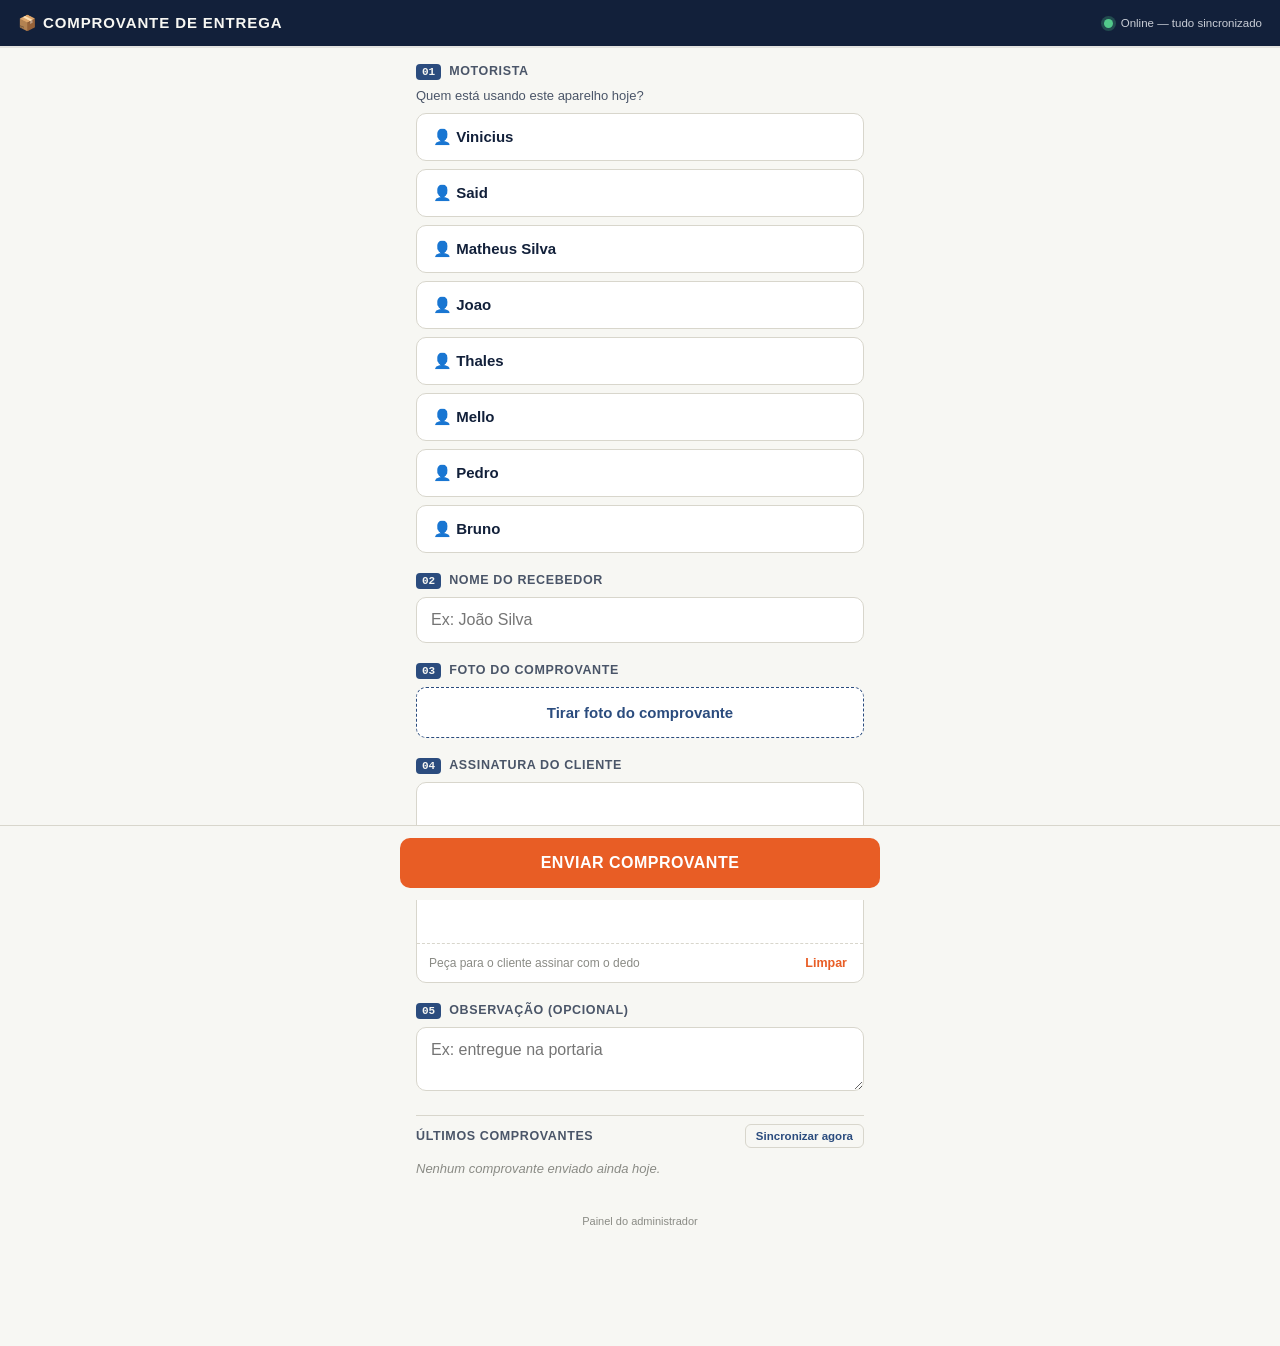
<file: index.html>
<!DOCTYPE html>
<html lang="pt-BR">
<head>
<meta charset="UTF-8">
<meta name="viewport" content="width=device-width, initial-scale=1, maximum-scale=1, viewport-fit=cover">
<meta name="theme-color" content="#12203A">
<title>Comprovante de Entrega</title>
<link rel="manifest" href="./manifest.json">
<link rel="apple-touch-icon" href="./icons/icon-192.png">
<meta name="apple-mobile-web-app-capable" content="yes">
<meta name="apple-mobile-web-app-status-bar-style" content="black-translucent">
<link rel="stylesheet" href="./styles.css">
</head>
<body>

<header class="topo">
  <h1>📦 Comprovante de Entrega</h1>
  <div class="status-wrap">
    <span id="statusDot" class="dot dot-offline"></span>
    <span id="statusTexto">Carregando…</span>
    <span id="badgePendentes" class="badge hidden">0</span>
  </div>
</header>

<main>
  <div id="aviso" class="aviso hidden"></div>

  <form id="formEntrega">
    <div class="campo">
      <div class="eyebrow"><span class="num">01</span><label>Motorista</label></div>

      <div id="motoristaAtual" class="motorista-atual hidden">
        <span id="motoristaAtualNome"></span>
        <button type="button" id="trocarMotorista">Trocar</button>
      </div>

      <div id="motoristaEscolha" class="motorista-escolha">
        <p class="motorista-escolha-texto">Quem está usando este aparelho hoje?</p>
        <div id="listaMotoristas" class="lista-motoristas"></div>
      </div>
    </div>

    <div class="campo">
      <div class="eyebrow"><span class="num">02</span><label for="recebedor">Nome do recebedor</label></div>
      <input type="text" id="recebedor" placeholder="Ex: João Silva" autocomplete="name" autocapitalize="words" required>
    </div>

    <div class="campo">
      <div class="eyebrow"><span class="num">03</span><label>Foto do comprovante</label></div>
      <input type="file" id="fotoInput" accept="image/*" capture="environment" class="hidden">
      <label for="fotoInput" class="btn-foto"><span id="fotoRotulo">Tirar foto do comprovante</span></label>
      <img id="fotoPreview" class="hidden" alt="Prévia da foto">
    </div>

    <div class="campo">
      <div class="eyebrow"><span class="num">04</span><label>Assinatura do cliente</label></div>
      <div class="assinatura-caixa">
        <canvas id="assinatura"></canvas>
        <div class="assinatura-rodape">
          <span>Peça para o cliente assinar com o dedo</span>
          <button type="button" id="limparAssinatura">Limpar</button>
        </div>
      </div>
    </div>

    <div class="campo">
      <div class="eyebrow"><span class="num">05</span><label for="observacao">Observação (opcional)</label></div>
      <textarea id="observacao" placeholder="Ex: entregue na portaria"></textarea>
    </div>
  </form>

  <div class="secao-historico">
    <div class="secao-historico-topo">
      <h2>Últimos comprovantes</h2>
      <button type="button" id="btnSincronizar">Sincronizar agora</button>
    </div>
    <div id="listaHistorico"></div>
  </div>

  <footer class="rodape-discreto">
    <a href="./admin.html" target="_blank" rel="noopener">Painel do administrador</a>
  </footer>
</main>

<div class="barra-envio">
  <button type="submit" form="formEntrega" class="btn-enviar">Enviar comprovante</button>
</div>

<script src="./config.js"></script>
<script src="./app.js"></script>
</body>
</html>
</file>
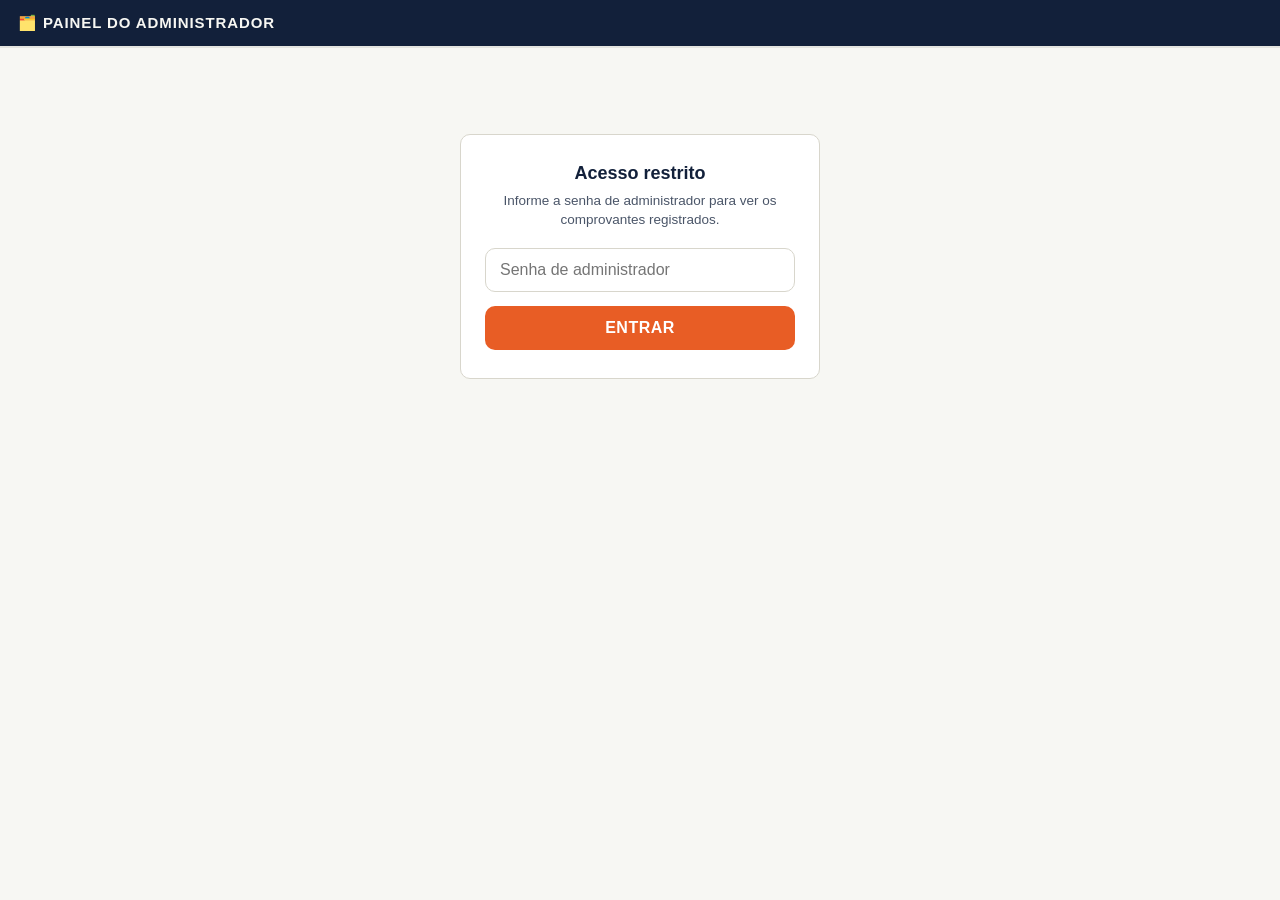
<file: admin.html>
<!DOCTYPE html>
<html lang="pt-BR">
<head>
<meta charset="UTF-8">
<meta name="viewport" content="width=device-width, initial-scale=1">
<meta name="theme-color" content="#12203A">
<title>Painel do Administrador — Comprovantes de Entrega</title>
<link rel="stylesheet" href="./styles.css">
<link rel="stylesheet" href="./admin.css">
</head>
<body class="admin-body">

<header class="topo">
  <h1>🗂️ Painel do Administrador</h1>
  <button id="btnSair" class="hidden">Sair</button>
</header>

<main class="admin-main">

  <section id="telaLogin" class="login-card">
    <h2>Acesso restrito</h2>
    <p>Informe a senha de administrador para ver os comprovantes registrados.</p>
    <input type="password" id="senhaInput" placeholder="Senha de administrador" autocomplete="current-password">
    <button id="btnEntrar" class="btn-enviar">Entrar</button>
    <p id="loginErro" class="aviso hidden"></p>
  </section>

  <section id="telaPainel" class="hidden">
    <div class="painel-toolbar">
      <input type="text" id="busca" placeholder="Buscar por recebedor ou motorista…">
      <button id="btnAtualizar">🔄 Atualizar</button>
      <span id="contagem" class="contagem"></span>
    </div>
    <div class="tabela-wrap">
      <table id="tabela">
        <thead>
          <tr>
            <th>Data/Hora</th>
            <th>Motorista</th>
            <th>Recebedor</th>
            <th>Observação</th>
            <th>Foto</th>
            <th>Status</th>
          </tr>
        </thead>
        <tbody id="tabelaCorpo"></tbody>
      </table>
    </div>
    <p id="vazioAviso" class="vazio hidden">Nenhum comprovante encontrado.</p>
  </section>

  <div id="modalFoto" class="modal-overlay hidden">
    <div class="modal-conteudo">
      <button type="button" id="modalFechar" class="modal-fechar" aria-label="Fechar">✕</button>
      <img id="modalImg" alt="Foto do comprovante">
    </div>
  </div>

</main>

<script src="./config.js"></script>
<script src="./admin.js"></script>
</body>
</html>
</file>
<file: styles.css>
:root {
  --paper: #F7F7F3;
  --paper-dim: #EDECE4;
  --ink: #12203A;
  --ink-soft: #4A5568;
  --orange: #E85D25;
  --green: #1E8E5A;
  --steel: #2B4C7E;
  --line: #D8D6CC;
  --gray: #8A8B85;
  --radius: 10px;
}

* { box-sizing: border-box; }

html, body {
  margin: 0;
  padding: 0;
  background: var(--paper);
  color: var(--ink);
  font-family: -apple-system, BlinkMacSystemFont, "Segoe UI", Roboto, Helvetica, Arial, sans-serif;
  -webkit-tap-highlight-color: transparent;
}

body {
  padding-bottom: 96px; /* espaço pro botão fixo */
}

.topo {
  position: sticky;
  top: 0;
  z-index: 10;
  background: var(--ink);
  color: var(--paper);
  padding: 14px 18px;
  display: flex;
  align-items: center;
  justify-content: space-between;
  box-shadow: 0 2px 0 rgba(0,0,0,0.08);
}

.topo h1 {
  font-size: 15px;
  letter-spacing: 0.06em;
  text-transform: uppercase;
  font-weight: 800;
  margin: 0;
}

.status-wrap {
  display: flex;
  align-items: center;
  gap: 8px;
  position: relative;
}

.dot {
  width: 9px;
  height: 9px;
  border-radius: 50%;
  flex-shrink: 0;
}
.dot-online { background: #52C98B; box-shadow: 0 0 0 3px rgba(82,201,139,0.25); }
.dot-offline { background: var(--gray); }

#statusTexto {
  font-size: 11.5px;
  color: #C9CDD6;
  max-width: 150px;
  text-align: right;
  line-height: 1.3;
}

.badge {
  position: absolute;
  top: -10px;
  right: -10px;
  background: var(--orange);
  color: #fff;
  font-size: 10px;
  font-weight: 800;
  min-width: 16px;
  height: 16px;
  padding: 0 4px;
  border-radius: 8px;
  display: flex;
  align-items: center;
  justify-content: center;
}
.hidden { display: none !important; }

main {
  max-width: 480px;
  margin: 0 auto;
  padding: 18px 16px 8px;
}

.campo {
  margin-bottom: 20px;
}

.eyebrow {
  display: flex;
  align-items: baseline;
  gap: 8px;
  margin-bottom: 8px;
}

.eyebrow .num {
  font-family: ui-monospace, SFMono-Regular, Menlo, Consolas, monospace;
  font-size: 11px;
  font-weight: 700;
  color: var(--paper);
  background: var(--steel);
  padding: 2px 6px;
  border-radius: 4px;
}

.eyebrow label {
  font-size: 12.5px;
  font-weight: 700;
  text-transform: uppercase;
  letter-spacing: 0.05em;
  color: var(--ink-soft);
}

select, input[type="text"], input[type="number"], textarea {
  width: 100%;
  font-size: 16px; /* evita zoom automático no iOS */
  padding: 13px 14px;
  border: 1.5px solid var(--line);
  border-radius: var(--radius);
  background: #fff;
  color: var(--ink);
  font-family: inherit;
}

select:focus, input:focus, textarea:focus {
  outline: none;
  border-color: var(--steel);
}

textarea { resize: vertical; min-height: 64px; }

.btn-foto {
  display: flex;
  align-items: center;
  justify-content: center;
  gap: 8px;
  width: 100%;
  padding: 16px;
  border: 1.5px dashed var(--steel);
  border-radius: var(--radius);
  background: #fff;
  color: var(--steel);
  font-size: 15px;
  font-weight: 700;
  cursor: pointer;
}

#fotoPreview {
  width: 100%;
  max-height: 220px;
  object-fit: cover;
  border-radius: var(--radius);
  margin-top: 10px;
  border: 1.5px solid var(--line);
}

.assinatura-caixa {
  border: 1.5px solid var(--line);
  border-radius: var(--radius);
  background: #fff;
  overflow: hidden;
}

#assinatura {
  width: 100%;
  height: 160px;
  display: block;
  touch-action: none;
}

.assinatura-rodape {
  display: flex;
  justify-content: space-between;
  align-items: center;
  padding: 8px 12px;
  border-top: 1px dashed var(--line);
  font-size: 12px;
  color: var(--gray);
}

.assinatura-rodape button {
  background: none;
  border: none;
  color: var(--orange);
  font-weight: 700;
  font-size: 12.5px;
  cursor: pointer;
  padding: 4px;
}

.aviso {
  background: #FDEDE7;
  border: 1.5px solid var(--orange);
  color: #8A3010;
  padding: 10px 12px;
  border-radius: var(--radius);
  font-size: 13.5px;
  margin-bottom: 16px;
}

.barra-envio {
  position: fixed;
  bottom: 0;
  left: 0;
  right: 0;
  background: var(--paper);
  border-top: 1px solid var(--line);
  padding: 12px 16px calc(12px + env(safe-area-inset-bottom));
  z-index: 10;
}

.btn-enviar {
  width: 100%;
  max-width: 480px;
  margin: 0 auto;
  display: block;
  background: var(--orange);
  color: #fff;
  border: none;
  padding: 16px;
  border-radius: var(--radius);
  font-size: 16px;
  font-weight: 800;
  letter-spacing: 0.03em;
  text-transform: uppercase;
  cursor: pointer;
}
.btn-enviar:active { transform: scale(0.99); }

.secao-historico {
  margin-top: 8px;
  padding-top: 8px;
  border-top: 1px solid var(--line);
}

.secao-historico-topo {
  display: flex;
  justify-content: space-between;
  align-items: center;
  margin-bottom: 10px;
}

.secao-historico-topo h2 {
  font-size: 12.5px;
  text-transform: uppercase;
  letter-spacing: 0.05em;
  color: var(--ink-soft);
  margin: 0;
}

.secao-historico-topo button {
  background: none;
  border: 1px solid var(--line);
  border-radius: 6px;
  padding: 5px 10px;
  font-size: 11.5px;
  color: var(--steel);
  font-weight: 700;
  cursor: pointer;
}

.vazio {
  color: var(--gray);
  font-size: 13px;
  font-style: italic;
}

.item-historico {
  display: flex;
  justify-content: space-between;
  align-items: center;
  padding: 10px 0;
  border-bottom: 1px dashed var(--line);
}

.item-recebedor {
  font-weight: 700;
  font-size: 13.5px;
  display: block;
}

.item-meta {
  font-size: 11.5px;
  color: var(--gray);
}

.carimbo {
  font-size: 10px;
  font-weight: 800;
  letter-spacing: 0.06em;
  padding: 4px 8px;
  border-radius: 4px;
  border: 2px solid;
  transform: rotate(-4deg);
  white-space: nowrap;
}

.carimbo-ok {
  color: var(--green);
  border-color: var(--green);
}

.carimbo-pendente {
  color: var(--orange);
  border-color: var(--orange);
  border-style: dashed;
}

.rodape-discreto {
  text-align: center;
  padding: 22px 0 8px;
}
.rodape-discreto a {
  color: var(--gray);
  font-size: 11px;
  text-decoration: none;
}
.rodape-discreto a:hover { text-decoration: underline; }

/* --- seletor de motorista com memória --- */
.motorista-atual {
  display: flex;
  align-items: center;
  justify-content: space-between;
  gap: 10px;
  background: #fff;
  border: 1.5px solid var(--line);
  border-radius: var(--radius);
  padding: 13px 14px;
}
.motorista-atual span {
  font-weight: 700;
  font-size: 15px;
}
.motorista-atual span::before { content: "👤 "; }

#trocarMotorista {
  background: none;
  border: none;
  color: var(--steel);
  font-weight: 700;
  font-size: 12.5px;
  text-decoration: underline;
  cursor: pointer;
  padding: 4px;
  flex-shrink: 0;
}

.motorista-escolha-texto {
  font-size: 13px;
  color: var(--ink-soft);
  margin: 0 0 10px;
}

.lista-motoristas {
  display: flex;
  flex-direction: column;
  gap: 8px;
}

.botao-motorista {
  width: 100%;
  text-align: left;
  padding: 14px 16px;
  border: 1.5px solid var(--line);
  border-radius: var(--radius);
  background: #fff;
  font-size: 15px;
  font-weight: 700;
  color: var(--ink);
  cursor: pointer;
}
.botao-motorista::before { content: "👤  "; }
.botao-motorista:active { background: var(--paper-dim); border-color: var(--steel); }
</file>
<file: admin.css>
.admin-main {
  max-width: 1100px;
  margin: 0 auto;
  padding: 28px 20px 60px;
}

/* --- login --- */
.login-card {
  max-width: 360px;
  margin: 60px auto 0;
  background: #fff;
  border: 1.5px solid var(--line);
  border-radius: var(--radius);
  padding: 28px 24px;
  text-align: center;
}
.login-card h2 { margin: 0 0 8px; font-size: 18px; }
.login-card p { color: var(--ink-soft); font-size: 13.5px; margin: 0 0 18px; line-height: 1.4; }
.login-card input[type="password"] {
  width: 100%;
  font-size: 16px;
  padding: 12px 14px;
  border: 1.5px solid var(--line);
  border-radius: var(--radius);
  margin-bottom: 14px;
}
.login-card .btn-enviar { padding: 13px; }
.login-card .aviso { margin: 14px 0 0; text-align: left; }

/* --- botão sair no topo --- */
#btnSair {
  background: none;
  border: 1px solid rgba(247,247,243,0.35);
  color: var(--paper);
  padding: 6px 14px;
  border-radius: 6px;
  font-size: 12.5px;
  font-weight: 600;
  cursor: pointer;
}
#btnSair:hover { background: rgba(247,247,243,0.1); }

/* --- toolbar --- */
.painel-toolbar {
  display: flex;
  gap: 12px;
  align-items: center;
  margin-bottom: 16px;
  flex-wrap: wrap;
}
.painel-toolbar input[type="text"] {
  flex: 1;
  min-width: 220px;
  padding: 10px 12px;
  border: 1.5px solid var(--line);
  border-radius: var(--radius);
  font-size: 14px;
}
.painel-toolbar button {
  background: var(--steel);
  color: #fff;
  border: none;
  padding: 10px 16px;
  border-radius: var(--radius);
  font-weight: 700;
  cursor: pointer;
  font-size: 13.5px;
  white-space: nowrap;
}
.contagem {
  color: var(--ink-soft);
  font-size: 13px;
  white-space: nowrap;
  margin-left: auto;
}

/* --- tabela --- */
.tabela-wrap {
  overflow-x: auto;
  background: #fff;
  border: 1.5px solid var(--line);
  border-radius: var(--radius);
}
table { width: 100%; border-collapse: collapse; font-size: 13.5px; }
thead th {
  text-align: left;
  background: var(--paper-dim);
  padding: 11px 14px;
  font-size: 11px;
  text-transform: uppercase;
  letter-spacing: 0.05em;
  color: var(--ink-soft);
  border-bottom: 1.5px solid var(--line);
  white-space: nowrap;
}
tbody td {
  padding: 11px 14px;
  border-bottom: 1px solid var(--line);
  vertical-align: top;
}
tbody tr:hover { background: var(--paper-dim); }
tbody a { color: var(--orange); font-weight: 700; text-decoration: none; }
tbody a:hover { text-decoration: underline; }

/* --- miniatura da foto --- */
.miniatura {
  width: 52px;
  height: 52px;
  object-fit: cover;
  border-radius: 8px;
  border: 1.5px solid var(--line);
  cursor: pointer;
  display: block;
  background: var(--paper-dim);
  transition: transform 0.1s;
}
.miniatura:hover { transform: scale(1.06); border-color: var(--steel); }

/* --- modal de foto --- */
.modal-overlay {
  position: fixed;
  inset: 0;
  background: rgba(18, 32, 58, 0.85);
  display: flex;
  align-items: center;
  justify-content: center;
  padding: 24px;
  z-index: 100;
}
.modal-conteudo {
  position: relative;
  max-width: 90vw;
  max-height: 90vh;
}
.modal-conteudo img {
  max-width: 90vw;
  max-height: 90vh;
  display: block;
  border-radius: 10px;
  box-shadow: 0 12px 40px rgba(0,0,0,0.45);
}
.modal-fechar {
  position: absolute;
  top: -14px;
  right: -14px;
  width: 32px;
  height: 32px;
  border-radius: 50%;
  border: none;
  background: #fff;
  color: var(--ink);
  font-size: 15px;
  font-weight: 700;
  cursor: pointer;
  box-shadow: 0 3px 10px rgba(0,0,0,0.3);
}

/* --- botão finalizado --- */
.btn-finalizar {
  padding: 7px 14px;
  border-radius: 20px;
  border: 1.5px solid var(--line);
  background: #fff;
  color: var(--ink-soft);
  font-size: 12px;
  font-weight: 700;
  cursor: pointer;
  white-space: nowrap;
}
.btn-finalizar:hover { border-color: var(--steel); color: var(--steel); }
.btn-finalizar.is-finalizado {
  background: var(--green);
  border-color: var(--green);
  color: #fff;
}
.btn-finalizar.is-finalizado:hover { opacity: 0.9; }
.btn-finalizar:disabled {
  opacity: 0.4;
  cursor: not-allowed;
}
</file>
